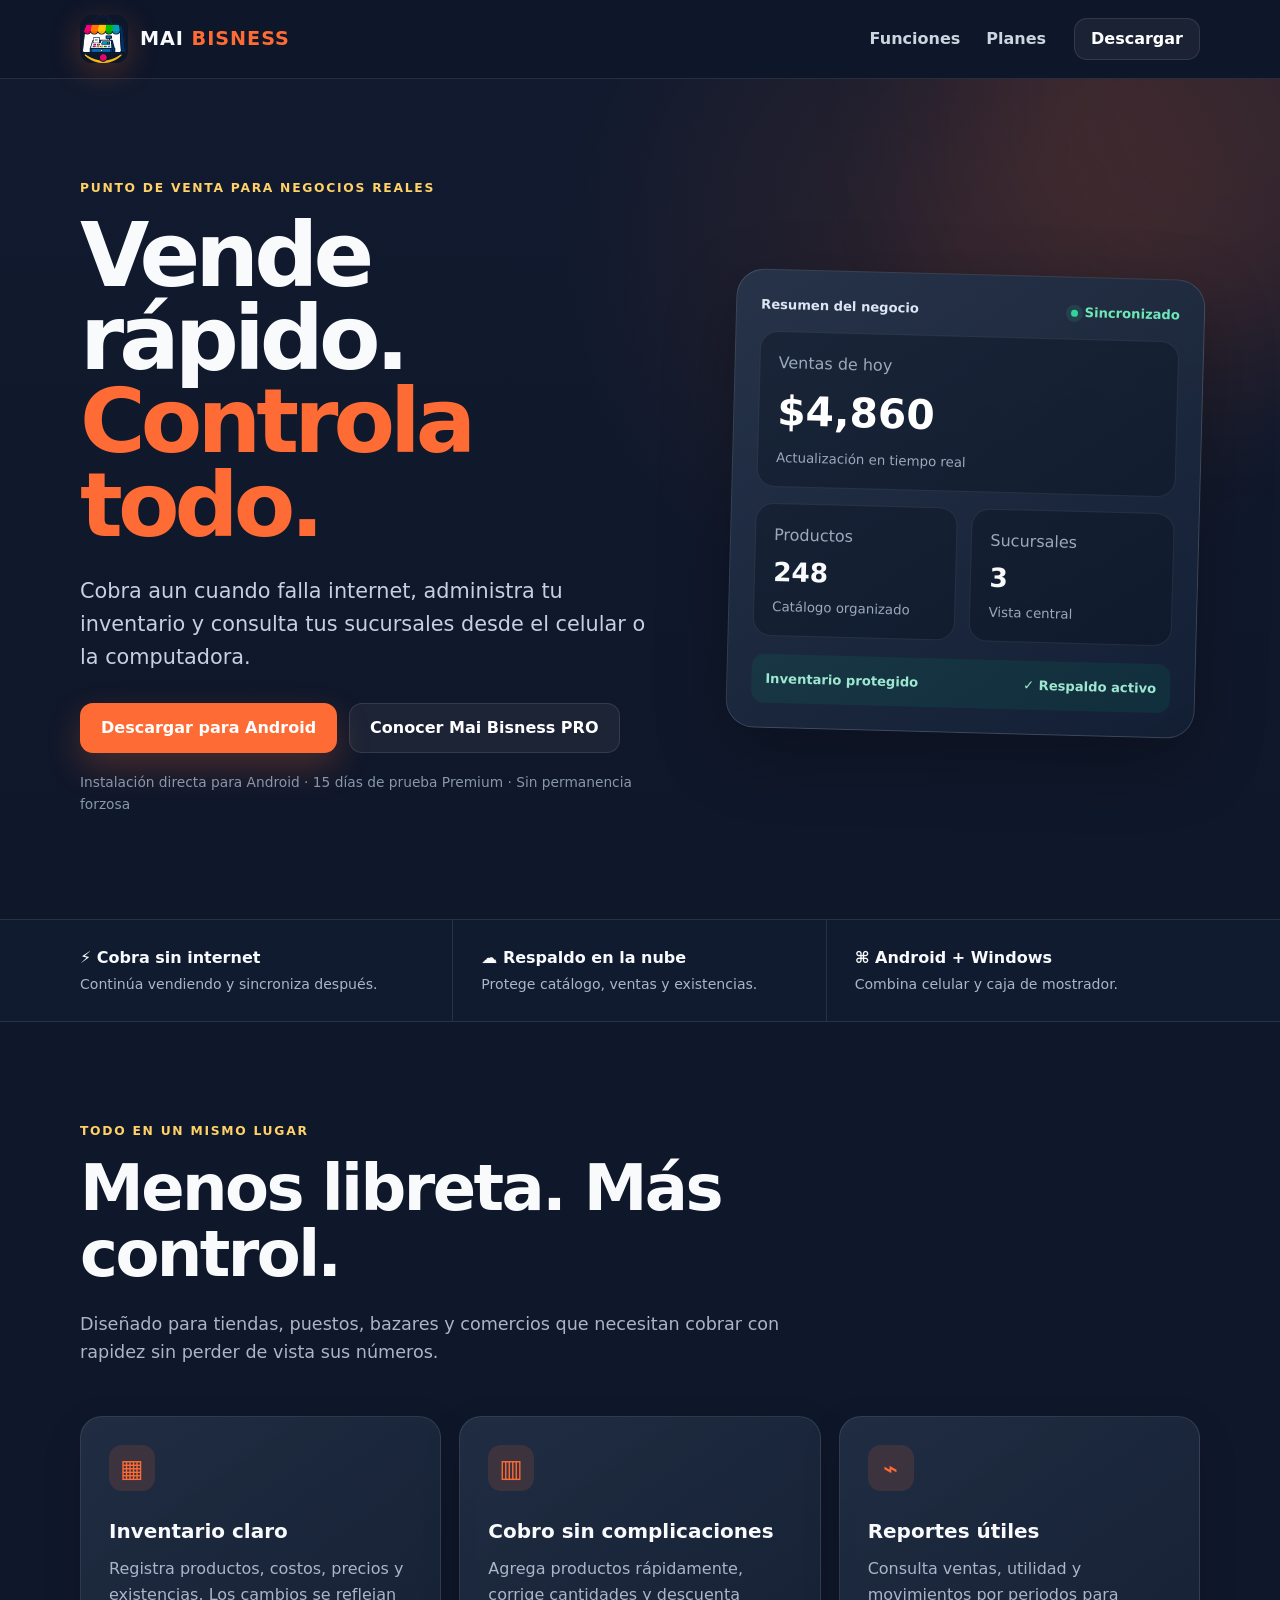
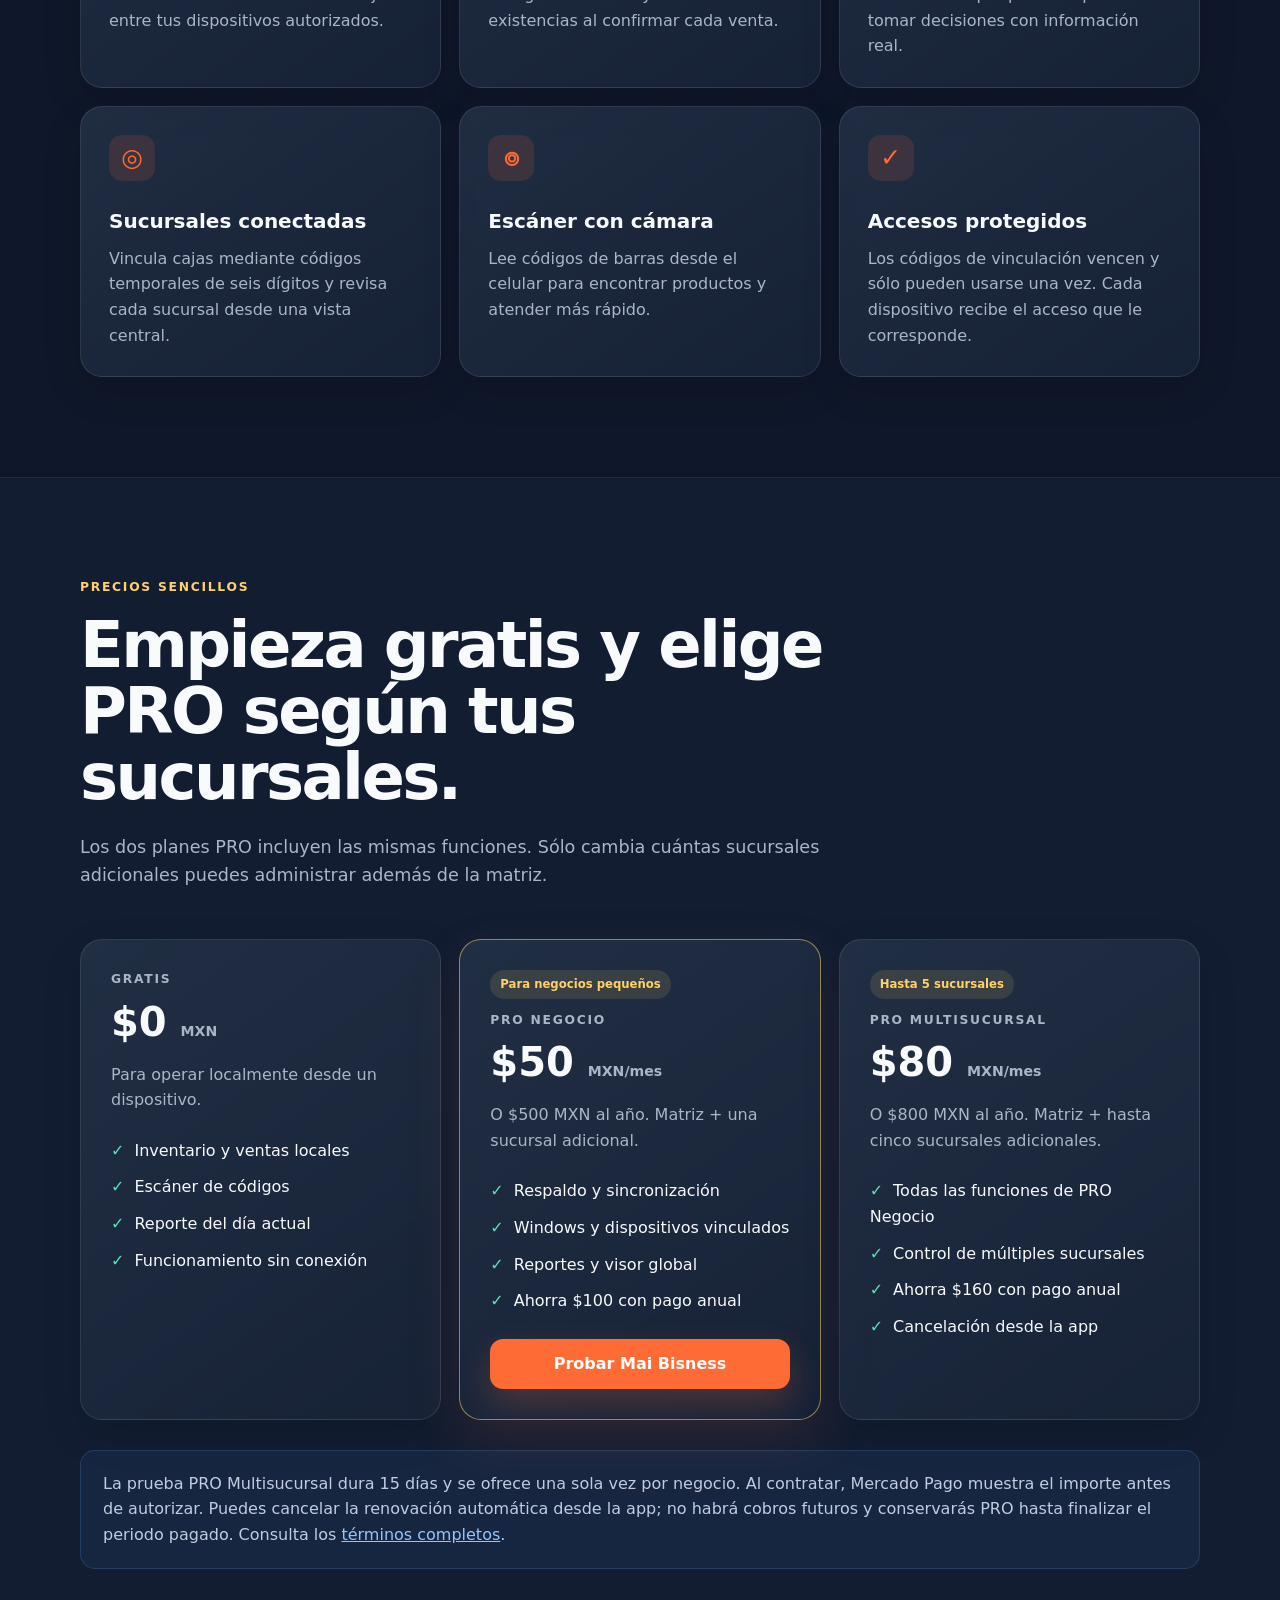
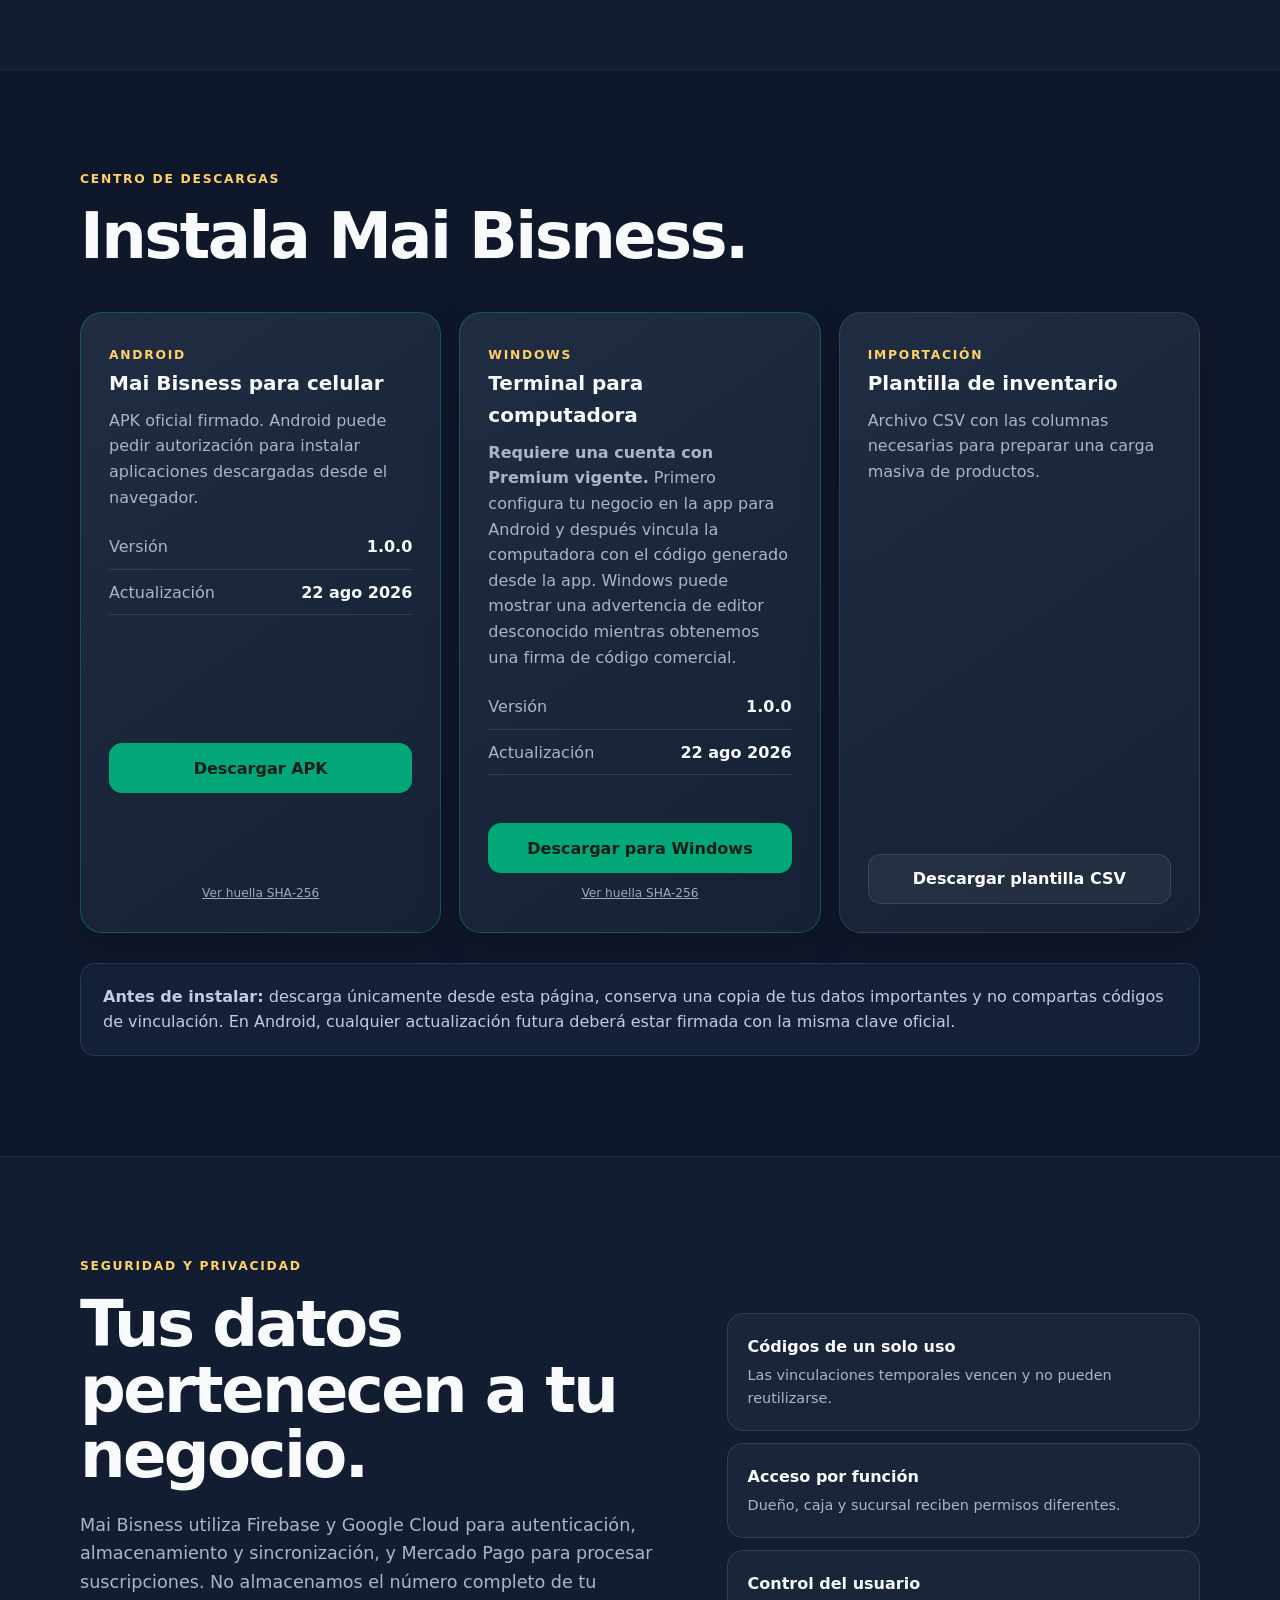
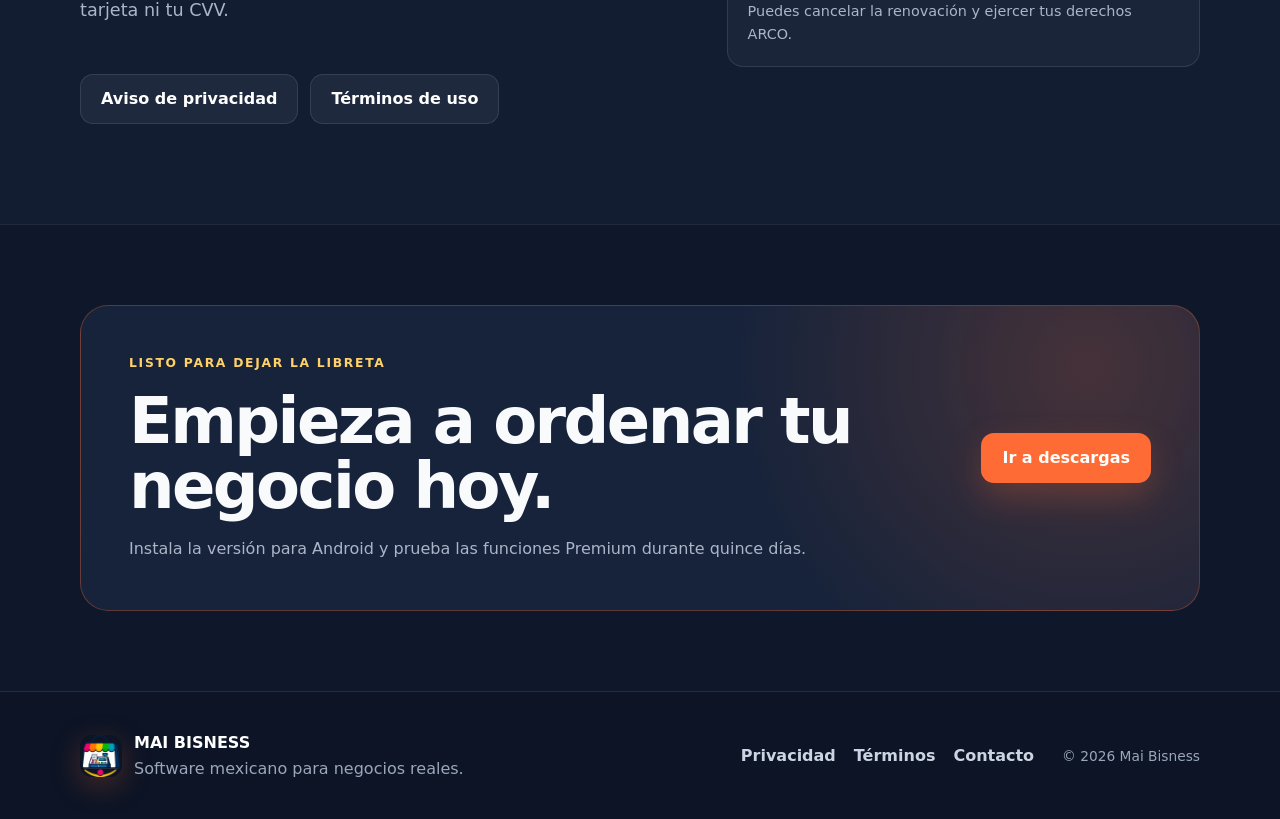
<file: index.html>
<!doctype html>
<html lang="es-MX">
<head>
  <meta charset="utf-8">
  <meta name="viewport" content="width=device-width,initial-scale=1">
  <meta name="theme-color" content="#0f172a">
  <meta name="description" content="Mai Bisness es el punto de venta para Android y Windows con inventario, reportes, respaldo en la nube y control de sucursales.">
  <meta name="robots" content="index,follow">
  <link rel="canonical" href="https://www.maibisness.com/">
  <link rel="icon" href="/logoMaiBisness_original.png" type="image/png">
  <link rel="apple-touch-icon" href="/logoMaiBisness_original.png">
  <meta property="og:type" content="website">
  <meta property="og:locale" content="es_MX">
  <meta property="og:title" content="Mai Bisness | Tu negocio, bajo control">
  <meta property="og:description" content="Cobra, administra inventario y consulta tus sucursales desde Android y Windows.">
  <meta property="og:url" content="https://www.maibisness.com/">
  <meta property="og:image" content="https://www.maibisness.com/og-mai-bisness.png">
  <meta name="twitter:card" content="summary_large_image">
  <meta name="twitter:title" content="Mai Bisness | Tu negocio, bajo control">
  <meta name="twitter:description" content="Punto de venta, inventario y sucursales para negocios reales.">
  <meta name="twitter:image" content="https://www.maibisness.com/og-mai-bisness.png">
  <title>Mai Bisness | Punto de venta para Android y Windows</title>
  <link rel="stylesheet" href="/styles.css">
</head>
<body>
  <a class="skip-link" href="#contenido">Ir al contenido</a>
  <header class="site-header">
    <nav class="nav wrap" aria-label="Navegación principal">
      <a class="brand" href="#inicio" aria-label="Mai Bisness, inicio"><img src="/logoMaiBisness_original.png" alt="" width="48" height="48"><span>MAI <strong>BISNESS</strong></span></a>
      <div class="nav-links"><a href="#funciones">Funciones</a><a href="#planes">Planes</a></div>
      <a class="button button-small button-ghost" href="#descargas">Descargar</a>
    </nav>
  </header>
  <main id="contenido">
    <section class="hero" id="inicio">
      <div class="hero-glow" aria-hidden="true"></div>
      <div class="wrap hero-grid">
        <div class="hero-copy"><p class="eyebrow">Punto de venta para negocios reales</p><h1>Vende rápido.<br><span>Controla todo.</span></h1><p class="hero-lead">Cobra aun cuando falla internet, administra tu inventario y consulta tus sucursales desde el celular o la computadora.</p><div class="actions"><a class="button button-primary" href="#descargas">Descargar para Android</a><a class="button button-secondary" href="#planes">Conocer Mai Bisness PRO</a></div><p class="microcopy">Instalación directa para Android · 15 días de prueba Premium · Sin permanencia forzosa</p></div>
        <div class="product-preview" aria-label="Resumen de funciones de Mai Bisness"><div class="preview-top"><span>Resumen del negocio</span><span class="live-dot">Sincronizado</span></div><div class="metric featured"><span>Ventas de hoy</span><strong>$4,860</strong><small>Actualización en tiempo real</small></div><div class="metric-row"><div class="metric"><span>Productos</span><strong>248</strong><small>Catálogo organizado</small></div><div class="metric"><span>Sucursales</span><strong>3</strong><small>Vista central</small></div></div><div class="stock-line"><span>Inventario protegido</span><span>✓ Respaldo activo</span></div></div>
      </div>
    </section>
    <section class="trust-strip" aria-label="Ventajas principales"><div class="wrap trust-grid"><div><strong>⚡ Cobra sin internet</strong><span>Continúa vendiendo y sincroniza después.</span></div><div><strong>☁ Respaldo en la nube</strong><span>Protege catálogo, ventas y existencias.</span></div><div><strong>⌘ Android + Windows</strong><span>Combina celular y caja de mostrador.</span></div></div></section>
    <section class="section" id="funciones"><div class="wrap"><p class="section-kicker">Todo en un mismo lugar</p><h2>Menos libreta. Más control.</h2><p class="section-intro">Diseñado para tiendas, puestos, bazares y comercios que necesitan cobrar con rapidez sin perder de vista sus números.</p><div class="feature-grid">
      <article class="feature-card"><span class="feature-icon">▦</span><h3>Inventario claro</h3><p>Registra productos, costos, precios y existencias. Los cambios se reflejan entre tus dispositivos autorizados.</p></article>
      <article class="feature-card"><span class="feature-icon">▥</span><h3>Cobro sin complicaciones</h3><p>Agrega productos rápidamente, corrige cantidades y descuenta existencias al confirmar cada venta.</p></article>
      <article class="feature-card"><span class="feature-icon">⌁</span><h3>Reportes útiles</h3><p>Consulta ventas, utilidad y movimientos por periodos para tomar decisiones con información real.</p></article>
      <article class="feature-card"><span class="feature-icon">◎</span><h3>Sucursales conectadas</h3><p>Vincula cajas mediante códigos temporales de seis dígitos y revisa cada sucursal desde una vista central.</p></article>
      <article class="feature-card"><span class="feature-icon">⌾</span><h3>Escáner con cámara</h3><p>Lee códigos de barras desde el celular para encontrar productos y atender más rápido.</p></article>
      <article class="feature-card"><span class="feature-icon">✓</span><h3>Accesos protegidos</h3><p>Los códigos de vinculación vencen y sólo pueden usarse una vez. Cada dispositivo recibe el acceso que le corresponde.</p></article>
    </div></div></section>
    <section class="section section-alt" id="planes"><div class="wrap"><p class="section-kicker">Precios sencillos</p><h2>Empieza gratis y elige PRO según tus sucursales.</h2><p class="section-intro">Los dos planes PRO incluyen las mismas funciones. Sólo cambia cuántas sucursales adicionales puedes administrar además de la matriz.</p><div class="pricing-grid">
      <article class="price-card"><p class="plan-label">GRATIS</p><h3>$0 <small>MXN</small></h3><p>Para operar localmente desde un dispositivo.</p><ul><li>Inventario y ventas locales</li><li>Escáner de códigos</li><li>Reporte del día actual</li><li>Funcionamiento sin conexión</li></ul></article>
      <article class="price-card recommended"><p class="badge">Para negocios pequeños</p><p class="plan-label">PRO NEGOCIO</p><h3>$50 <small>MXN/mes</small></h3><p>O $500 MXN al año. Matriz + una sucursal adicional.</p><ul><li>Respaldo y sincronización</li><li>Windows y dispositivos vinculados</li><li>Reportes y visor global</li><li>Ahorra $100 con pago anual</li></ul><a class="button button-primary full" href="#descargas">Probar Mai Bisness</a></article>
      <article class="price-card"><p class="save">Hasta 5 sucursales</p><p class="plan-label">PRO MULTISUCURSAL</p><h3>$80 <small>MXN/mes</small></h3><p>O $800 MXN al año. Matriz + hasta cinco sucursales adicionales.</p><ul><li>Todas las funciones de PRO Negocio</li><li>Control de múltiples sucursales</li><li>Ahorra $160 con pago anual</li><li>Cancelación desde la app</li></ul></article>
    </div><p class="billing-note">La prueba PRO Multisucursal dura 15 días y se ofrece una sola vez por negocio. Al contratar, Mercado Pago muestra el importe antes de autorizar. Puedes cancelar la renovación automática desde la app; no habrá cobros futuros y conservarás PRO hasta finalizar el periodo pagado. Consulta los <a href="/terminos.html">términos completos</a>.</p></div></section>
    <section class="section" id="descargas"><div class="wrap"><p class="section-kicker">Centro de descargas</p><h2>Instala Mai Bisness.</h2><div class="download-grid">
      <article class="download-card ready"><div><span class="platform">ANDROID</span><h3>Mai Bisness para celular</h3><p>APK oficial firmado. Android puede pedir autorización para instalar aplicaciones descargadas desde el navegador.</p><dl><div><dt>Versión</dt><dd>1.0.0</dd></div><div><dt>Actualización</dt><dd>22 ago 2026</dd></div></dl></div><a class="button button-green full" href="/descargas/MaiBisness.apk" download>Descargar APK</a><a class="checksum" href="/descargas/MaiBisness.apk.sha256">Ver huella SHA-256</a></article>
      <article class="download-card ready">
        <div>
          <span class="platform">WINDOWS</span>
          <h3>Terminal para computadora</h3>
          <p><strong>Requiere una cuenta con Premium vigente.</strong> Primero configura tu negocio en la app para Android y después vincula la computadora con el código generado desde la app. Windows puede mostrar una advertencia de editor desconocido mientras obtenemos una firma de código comercial.</p>
          <dl>
            <div><dt>Versión</dt><dd>1.0.0</dd></div>
            <div><dt>Actualización</dt><dd>22 ago 2026</dd></div>
          </dl>
        </div>
        <a class="button button-green full" href="/descargas/MaiBisness_Setup.exe" download>Descargar para Windows</a>
        <a class="checksum" href="/descargas/MaiBisness_Setup.exe.sha256">Ver huella SHA-256</a>
      </article>
      <article class="download-card"><div><span class="platform">IMPORTACIÓN</span><h3>Plantilla de inventario</h3><p>Archivo CSV con las columnas necesarias para preparar una carga masiva de productos.</p></div><a class="button button-secondary full" href="/descargas/plantilla_inventario.csv" download>Descargar plantilla CSV</a></article>
    </div><aside class="install-help"><strong>Antes de instalar:</strong> descarga únicamente desde esta página, conserva una copia de tus datos importantes y no compartas códigos de vinculación. En Android, cualquier actualización futura deberá estar firmada con la misma clave oficial.</aside></div></section>
    <section class="section section-alt" id="seguridad"><div class="wrap security-grid"><div><p class="section-kicker">Seguridad y privacidad</p><h2>Tus datos pertenecen a tu negocio.</h2><p class="section-intro">Mai Bisness utiliza Firebase y Google Cloud para autenticación, almacenamiento y sincronización, y Mercado Pago para procesar suscripciones. No almacenamos el número completo de tu tarjeta ni tu CVV.</p><div class="actions"><a class="button button-secondary" href="/privacidad.html">Aviso de privacidad</a><a class="button button-secondary" href="/terminos.html">Términos de uso</a></div></div><ul class="security-list"><li><strong>Códigos de un solo uso</strong><span>Las vinculaciones temporales vencen y no pueden reutilizarse.</span></li><li><strong>Acceso por función</strong><span>Dueño, caja y sucursal reciben permisos diferentes.</span></li><li><strong>Control del usuario</strong><span>Puedes cancelar la renovación y ejercer tus derechos ARCO.</span></li></ul></div></section>
    <section class="cta"><div class="wrap cta-box"><div><p class="section-kicker">Listo para dejar la libreta</p><h2>Empieza a ordenar tu negocio hoy.</h2><p>Instala la versión para Android y prueba las funciones Premium durante quince días.</p></div><a class="button button-primary" href="#descargas">Ir a descargas</a></div></section>
  </main>
  <footer class="footer"><div class="wrap footer-grid"><div class="footer-brand"><img src="/logoMaiBisness_original.png" alt="" width="42" height="42"><div><strong>MAI BISNESS</strong><span>Software mexicano para negocios reales.</span></div></div><nav aria-label="Información legal"><a href="/privacidad.html">Privacidad</a><a href="/terminos.html">Términos</a><a href="mailto:rubsalgher@gmail.com">Contacto</a></nav><p>© 2026 Mai Bisness</p></div></footer>
</body>
</html>
</file>
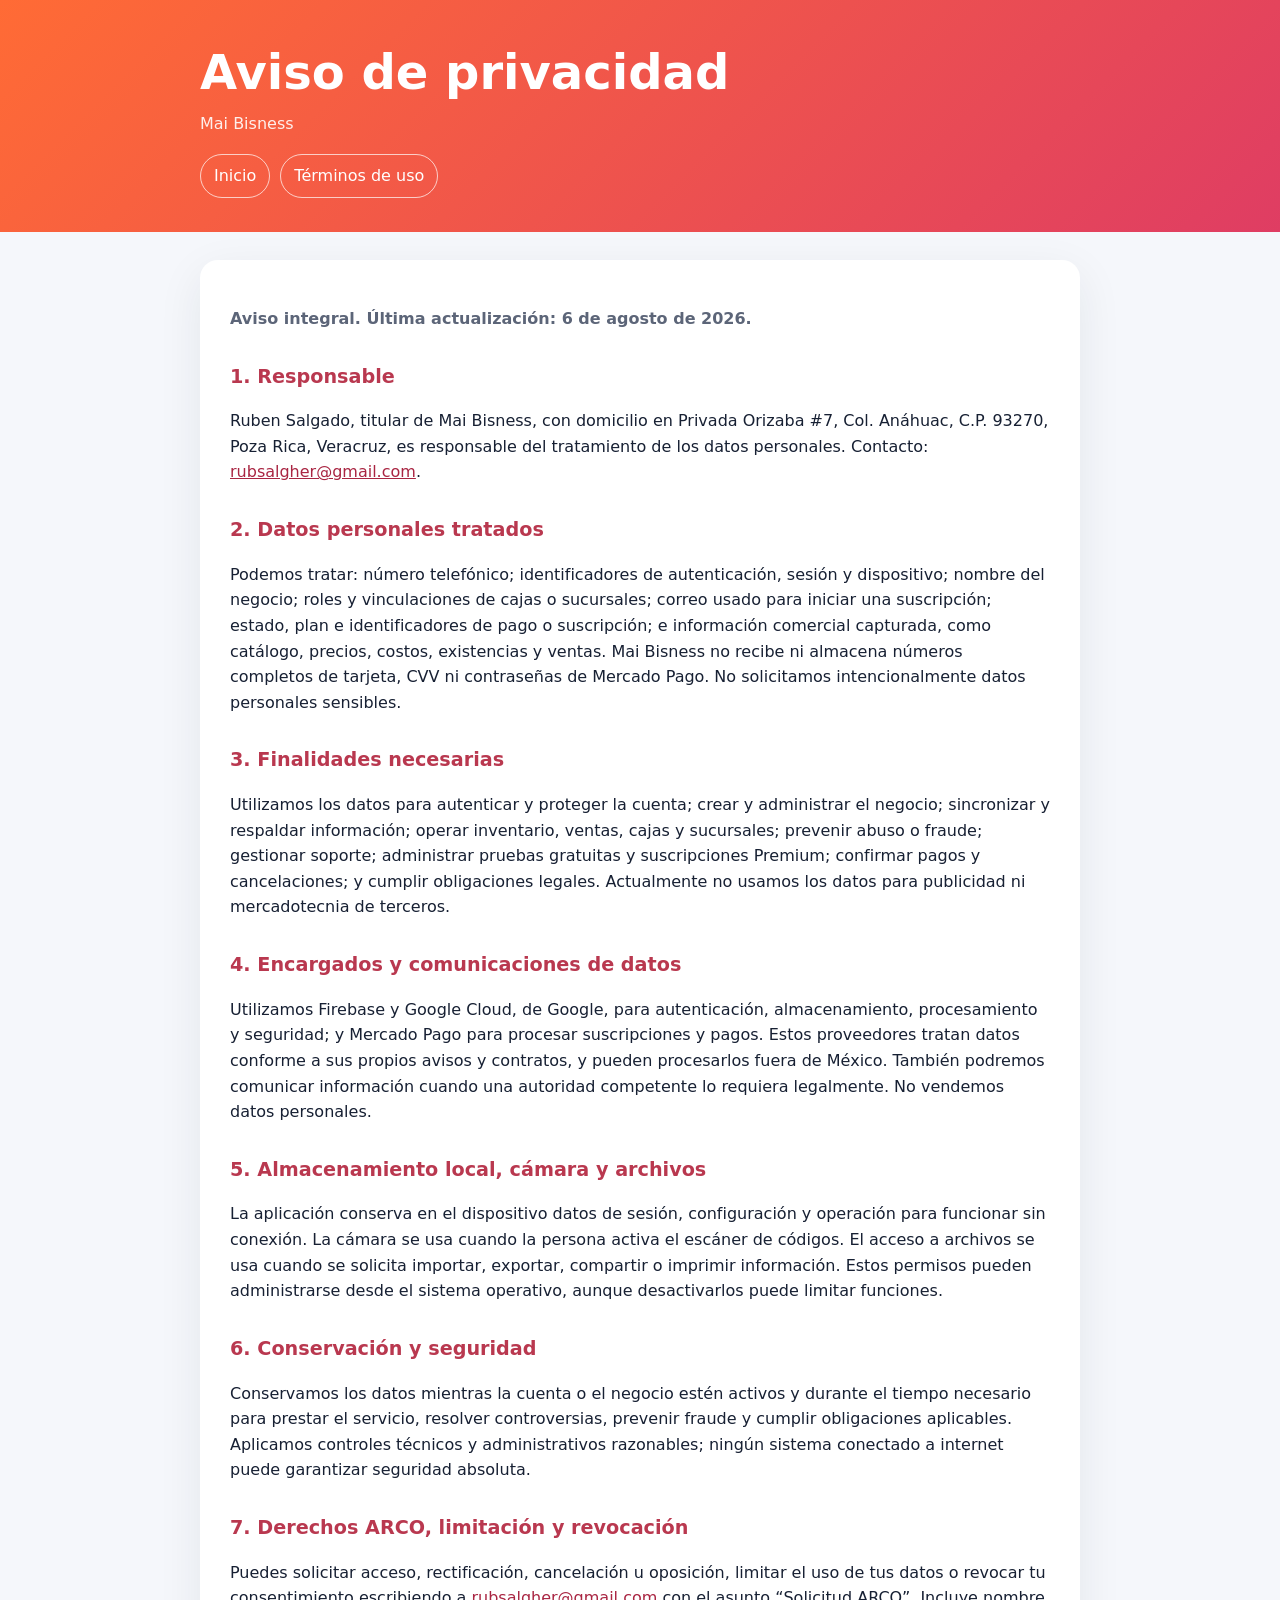
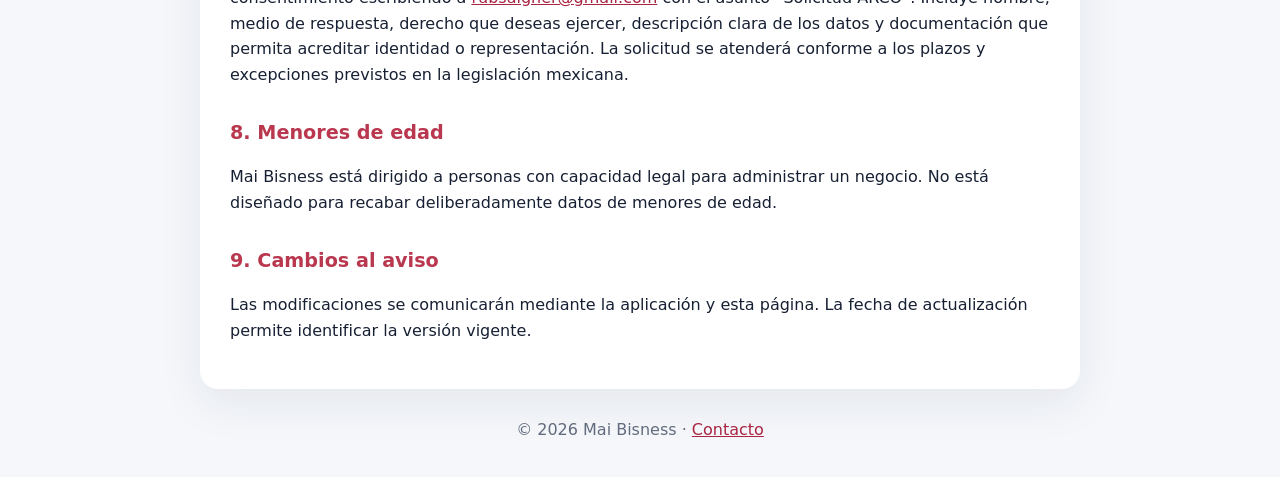
<file: privacidad.html>
<!doctype html><html lang="es-MX"><head><meta charset="utf-8"><meta name="viewport" content="width=device-width,initial-scale=1"><meta name="description" content="Aviso integral de privacidad de Mai Bisness."><title>Aviso de privacidad | Mai Bisness</title><link rel="stylesheet" href="/styles.css"></head><body class="legal-page"><header><div><h1>Aviso de privacidad</h1><p>Mai Bisness</p><nav><a href="/">Inicio</a><a href="/terminos.html">Términos de uso</a></nav></div></header><main><p class="updated">Aviso integral. Última actualización: 6 de agosto de 2026.</p>
<h2>1. Responsable</h2><p>Ruben Salgado, titular de Mai Bisness, con domicilio en Privada Orizaba #7, Col. Anáhuac, C.P. 93270, Poza Rica, Veracruz, es responsable del tratamiento de los datos personales. Contacto: <a href="mailto:rubsalgher@gmail.com">rubsalgher@gmail.com</a>.</p>
<h2>2. Datos personales tratados</h2><p>Podemos tratar: número telefónico; identificadores de autenticación, sesión y dispositivo; nombre del negocio; roles y vinculaciones de cajas o sucursales; correo usado para iniciar una suscripción; estado, plan e identificadores de pago o suscripción; e información comercial capturada, como catálogo, precios, costos, existencias y ventas. Mai Bisness no recibe ni almacena números completos de tarjeta, CVV ni contraseñas de Mercado Pago. No solicitamos intencionalmente datos personales sensibles.</p>
<h2>3. Finalidades necesarias</h2><p>Utilizamos los datos para autenticar y proteger la cuenta; crear y administrar el negocio; sincronizar y respaldar información; operar inventario, ventas, cajas y sucursales; prevenir abuso o fraude; gestionar soporte; administrar pruebas gratuitas y suscripciones Premium; confirmar pagos y cancelaciones; y cumplir obligaciones legales. Actualmente no usamos los datos para publicidad ni mercadotecnia de terceros.</p>
<h2>4. Encargados y comunicaciones de datos</h2><p>Utilizamos Firebase y Google Cloud, de Google, para autenticación, almacenamiento, procesamiento y seguridad; y Mercado Pago para procesar suscripciones y pagos. Estos proveedores tratan datos conforme a sus propios avisos y contratos, y pueden procesarlos fuera de México. También podremos comunicar información cuando una autoridad competente lo requiera legalmente. No vendemos datos personales.</p>
<h2>5. Almacenamiento local, cámara y archivos</h2><p>La aplicación conserva en el dispositivo datos de sesión, configuración y operación para funcionar sin conexión. La cámara se usa cuando la persona activa el escáner de códigos. El acceso a archivos se usa cuando se solicita importar, exportar, compartir o imprimir información. Estos permisos pueden administrarse desde el sistema operativo, aunque desactivarlos puede limitar funciones.</p>
<h2>6. Conservación y seguridad</h2><p>Conservamos los datos mientras la cuenta o el negocio estén activos y durante el tiempo necesario para prestar el servicio, resolver controversias, prevenir fraude y cumplir obligaciones aplicables. Aplicamos controles técnicos y administrativos razonables; ningún sistema conectado a internet puede garantizar seguridad absoluta.</p>
<h2>7. Derechos ARCO, limitación y revocación</h2><p>Puedes solicitar acceso, rectificación, cancelación u oposición, limitar el uso de tus datos o revocar tu consentimiento escribiendo a <a href="mailto:rubsalgher@gmail.com?subject=Solicitud%20ARCO">rubsalgher@gmail.com</a> con el asunto “Solicitud ARCO”. Incluye nombre, medio de respuesta, derecho que deseas ejercer, descripción clara de los datos y documentación que permita acreditar identidad o representación. La solicitud se atenderá conforme a los plazos y excepciones previstos en la legislación mexicana.</p>
<h2>8. Menores de edad</h2><p>Mai Bisness está dirigido a personas con capacidad legal para administrar un negocio. No está diseñado para recabar deliberadamente datos de menores de edad.</p>
<h2>9. Cambios al aviso</h2><p>Las modificaciones se comunicarán mediante la aplicación y esta página. La fecha de actualización permite identificar la versión vigente.</p></main><footer>© 2026 Mai Bisness · <a href="mailto:rubsalgher@gmail.com">Contacto</a></footer></body></html>
</file>
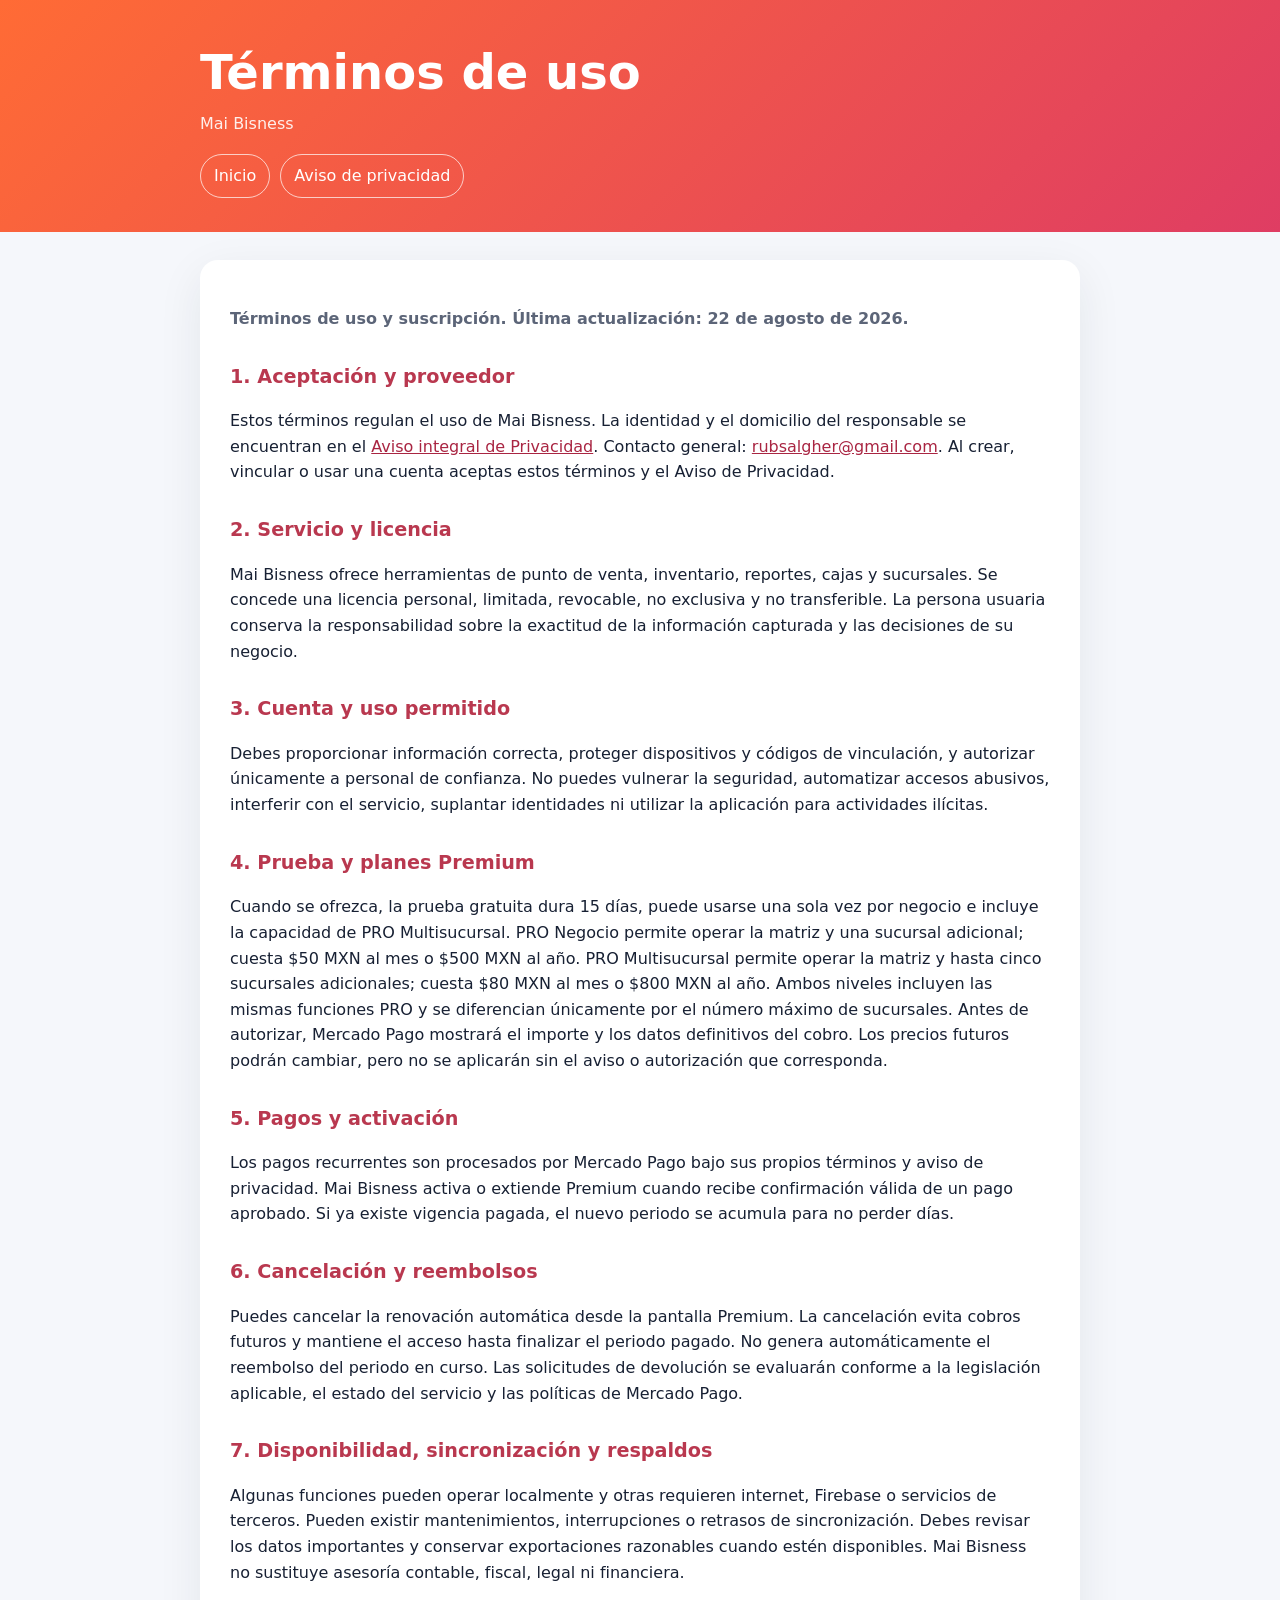
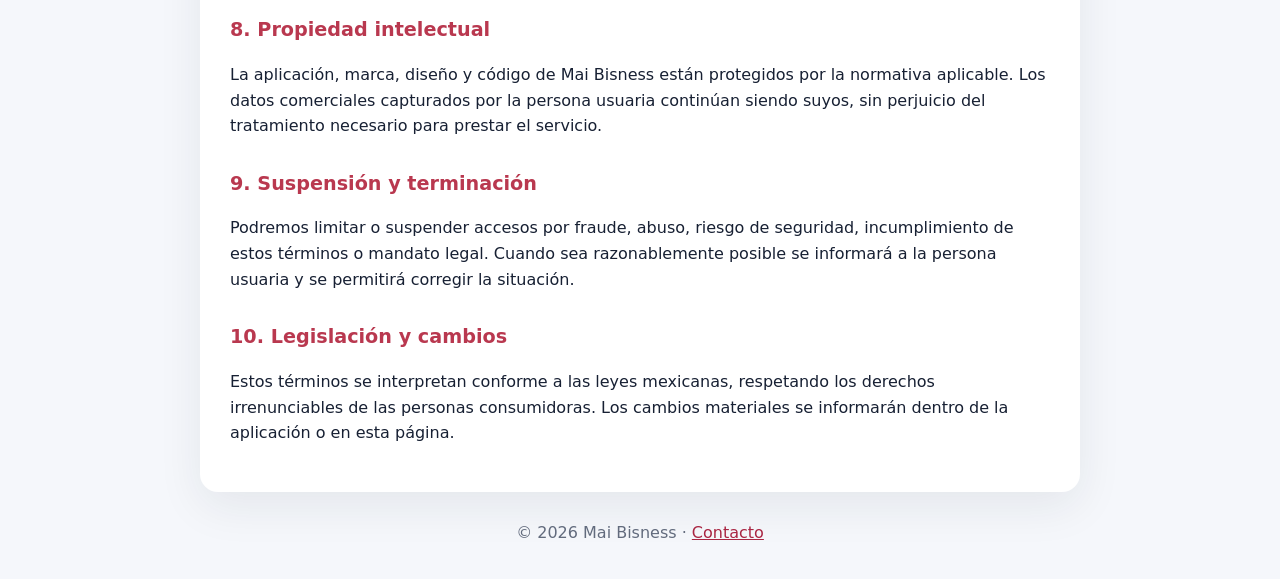
<file: terminos.html>
<!doctype html><html lang="es-MX"><head><meta charset="utf-8"><meta name="viewport" content="width=device-width,initial-scale=1"><meta name="description" content="Términos de uso y suscripción de Mai Bisness."><title>Términos de uso | Mai Bisness</title><link rel="stylesheet" href="/styles.css"></head><body class="legal-page"><header><div><h1>Términos de uso</h1><p>Mai Bisness</p><nav><a href="/">Inicio</a><a href="/privacidad.html">Aviso de privacidad</a></nav></div></header><main><p class="updated">Términos de uso y suscripción. Última actualización: 22 de agosto de 2026.</p>
<h2>1. Aceptación y proveedor</h2><p>Estos términos regulan el uso de Mai Bisness. La identidad y el domicilio del responsable se encuentran en el <a href="/privacidad.html">Aviso integral de Privacidad</a>. Contacto general: <a href="mailto:rubsalgher@gmail.com">rubsalgher@gmail.com</a>. Al crear, vincular o usar una cuenta aceptas estos términos y el Aviso de Privacidad.</p>
<h2>2. Servicio y licencia</h2><p>Mai Bisness ofrece herramientas de punto de venta, inventario, reportes, cajas y sucursales. Se concede una licencia personal, limitada, revocable, no exclusiva y no transferible. La persona usuaria conserva la responsabilidad sobre la exactitud de la información capturada y las decisiones de su negocio.</p>
<h2>3. Cuenta y uso permitido</h2><p>Debes proporcionar información correcta, proteger dispositivos y códigos de vinculación, y autorizar únicamente a personal de confianza. No puedes vulnerar la seguridad, automatizar accesos abusivos, interferir con el servicio, suplantar identidades ni utilizar la aplicación para actividades ilícitas.</p>
<h2>4. Prueba y planes Premium</h2><p>Cuando se ofrezca, la prueba gratuita dura 15 días, puede usarse una sola vez por negocio e incluye la capacidad de PRO Multisucursal. PRO Negocio permite operar la matriz y una sucursal adicional; cuesta $50 MXN al mes o $500 MXN al año. PRO Multisucursal permite operar la matriz y hasta cinco sucursales adicionales; cuesta $80 MXN al mes o $800 MXN al año. Ambos niveles incluyen las mismas funciones PRO y se diferencian únicamente por el número máximo de sucursales. Antes de autorizar, Mercado Pago mostrará el importe y los datos definitivos del cobro. Los precios futuros podrán cambiar, pero no se aplicarán sin el aviso o autorización que corresponda.</p>
<h2>5. Pagos y activación</h2><p>Los pagos recurrentes son procesados por Mercado Pago bajo sus propios términos y aviso de privacidad. Mai Bisness activa o extiende Premium cuando recibe confirmación válida de un pago aprobado. Si ya existe vigencia pagada, el nuevo periodo se acumula para no perder días.</p>
<h2>6. Cancelación y reembolsos</h2><p>Puedes cancelar la renovación automática desde la pantalla Premium. La cancelación evita cobros futuros y mantiene el acceso hasta finalizar el periodo pagado. No genera automáticamente el reembolso del periodo en curso. Las solicitudes de devolución se evaluarán conforme a la legislación aplicable, el estado del servicio y las políticas de Mercado Pago.</p>
<h2>7. Disponibilidad, sincronización y respaldos</h2><p>Algunas funciones pueden operar localmente y otras requieren internet, Firebase o servicios de terceros. Pueden existir mantenimientos, interrupciones o retrasos de sincronización. Debes revisar los datos importantes y conservar exportaciones razonables cuando estén disponibles. Mai Bisness no sustituye asesoría contable, fiscal, legal ni financiera.</p>
<h2>8. Propiedad intelectual</h2><p>La aplicación, marca, diseño y código de Mai Bisness están protegidos por la normativa aplicable. Los datos comerciales capturados por la persona usuaria continúan siendo suyos, sin perjuicio del tratamiento necesario para prestar el servicio.</p>
<h2>9. Suspensión y terminación</h2><p>Podremos limitar o suspender accesos por fraude, abuso, riesgo de seguridad, incumplimiento de estos términos o mandato legal. Cuando sea razonablemente posible se informará a la persona usuaria y se permitirá corregir la situación.</p>
<h2>10. Legislación y cambios</h2><p>Estos términos se interpretan conforme a las leyes mexicanas, respetando los derechos irrenunciables de las personas consumidoras. Los cambios materiales se informarán dentro de la aplicación o en esta página.</p></main><footer>© 2026 Mai Bisness · <a href="mailto:rubsalgher@gmail.com">Contacto</a></footer></body></html>
</file>
<file: styles.css>
:root{--navy:#0f172a;--navy-2:#111c33;--slate:#1e293b;--slate-2:#27354b;--orange:#ff6b35;--green:#04a777;--gold:#ffd166;--blue:#60a5fa;--white:#f8fafc;--muted:#aab5c8;--line:rgba(255,255,255,.1);--shadow:0 24px 70px rgba(0,0,0,.28);font-family:Inter,ui-sans-serif,system-ui,-apple-system,"Segoe UI",sans-serif;color-scheme:dark;scroll-behavior:smooth}*{box-sizing:border-box}html{overflow-x:hidden}body{margin:0;background:var(--navy);color:var(--white);line-height:1.6;overflow-x:hidden}img{max-width:100%;height:auto}a{color:inherit}.wrap{width:min(1120px,calc(100% - 40px));margin-inline:auto}.skip-link{position:fixed;left:12px;top:-60px;z-index:100;padding:10px 16px;border-radius:9px;background:#fff;color:#111827;font-weight:800}.skip-link:focus{top:12px}.site-header{position:sticky;top:0;z-index:40;border-bottom:1px solid var(--line);background:rgba(15,23,42,.9);backdrop-filter:blur(16px)}.nav{height:78px;display:flex;align-items:center;gap:28px}.brand{display:inline-flex;align-items:center;gap:12px;text-decoration:none;font-size:1.2rem;font-weight:900;letter-spacing:.05em;white-space:nowrap}.brand img,.footer-brand img{border-radius:12px;box-shadow:0 8px 30px rgba(255,107,53,.25)}.brand img{width:48px;height:48px;object-fit:contain}.footer-brand img{width:42px;height:42px;object-fit:contain}.brand strong{color:var(--orange)}.nav-links{display:flex;gap:26px;margin-left:auto}.nav-links a,.footer nav a{color:#cbd5e1;text-decoration:none;font-weight:700}.nav-links a:hover,.footer nav a:hover{color:#fff}.button{display:inline-flex;align-items:center;justify-content:center;min-height:50px;padding:12px 20px;border-radius:13px;border:1px solid transparent;text-decoration:none;text-align:center;font-weight:850;line-height:1.2;transition:transform .2s,background .2s,border-color .2s}.button:hover{transform:translateY(-2px)}.button:focus-visible,a:focus-visible{outline:3px solid var(--gold);outline-offset:3px}.button-small{min-height:42px;padding:9px 16px}.button-primary{background:var(--orange);color:#fff;box-shadow:0 14px 34px rgba(255,107,53,.24)}.button-primary:hover{background:#ff7a49}.button-green{background:var(--green);color:#061c18}.button-secondary,.button-ghost{border-color:var(--line);background:rgba(255,255,255,.055);color:#fff}.button-secondary:hover,.button-ghost:hover{background:rgba(255,255,255,.1)}.button-disabled{background:#334155;color:#aeb8c7;cursor:not-allowed}.button-disabled:hover{transform:none}.full{width:100%}.hero{position:relative;isolation:isolate;padding:100px 0 90px;overflow:hidden;background:radial-gradient(circle at 75% 20%,rgba(255,107,53,.12),transparent 34%),linear-gradient(180deg,#111a2e 0%,var(--navy) 100%)}.hero-glow{position:absolute;z-index:-1;width:480px;height:480px;right:-170px;top:-210px;border-radius:50%;background:rgba(255,107,53,.14);filter:blur(80px)}.hero-grid{display:grid;grid-template-columns:minmax(0,1.05fr) minmax(360px,.85fr);align-items:center;gap:72px}.eyebrow,.section-kicker,.platform,.plan-label{margin:0 0 15px;color:var(--gold);font-size:.77rem;font-weight:900;letter-spacing:.14em;text-transform:uppercase}.hero h1{max-width:760px;margin:0;font-size:clamp(3.5rem,7vw,6.2rem);line-height:.93;letter-spacing:-.055em}.hero h1 span{color:var(--orange)}.hero-lead{max-width:680px;margin:28px 0;color:#c6d0df;font-size:clamp(1.08rem,2vw,1.3rem)}.actions{display:flex;flex-wrap:wrap;gap:12px}.microcopy{margin-top:18px;color:#8997ac;font-size:.86rem}.product-preview{min-width:0;padding:24px;border:1px solid rgba(255,255,255,.13);border-radius:28px;background:linear-gradient(145deg,rgba(39,53,75,.92),rgba(19,31,52,.96));box-shadow:var(--shadow);transform:rotate(1.5deg)}.preview-top,.stock-line{display:flex;align-items:center;justify-content:space-between;gap:12px;color:#dbe5f3;font-size:.82rem;font-weight:800}.live-dot{color:#6ee7b7}.live-dot:before{content:"";display:inline-block;width:7px;height:7px;margin-right:7px;border-radius:50%;background:#34d399;box-shadow:0 0 0 5px rgba(52,211,153,.12)}.metric{min-width:0;padding:18px;margin-top:16px;border:1px solid rgba(255,255,255,.08);border-radius:18px;background:rgba(8,15,30,.35)}.metric span,.metric small{display:block;color:#9ba9bc}.metric strong{display:block;margin:3px 0;font-size:1.65rem}.featured strong{font-size:2.55rem;color:#fff}.metric-row{display:grid;grid-template-columns:repeat(2,minmax(0,1fr));gap:14px}.stock-line{margin-top:18px;padding:14px;border-radius:13px;background:rgba(4,167,119,.11);color:#9de7d0}.trust-strip{border-block:1px solid var(--line);background:#101b30}.trust-grid{display:grid;grid-template-columns:repeat(3,minmax(0,1fr));gap:0}.trust-grid div{min-width:0;padding:25px 28px;border-right:1px solid var(--line)}.trust-grid div:first-child{padding-left:0}.trust-grid div:last-child{border-right:0}.trust-grid strong,.trust-grid span{display:block}.trust-grid span{margin-top:3px;color:var(--muted);font-size:.88rem}.section{padding:100px 0}.section-alt{background:#121d32;border-block:1px solid rgba(255,255,255,.06)}.section h2,.cta h2{max-width:780px;margin:0;font-size:clamp(2.15rem,5vw,4rem);line-height:1.03;letter-spacing:-.04em}.section-intro{max-width:760px;margin:22px 0 50px;color:var(--muted);font-size:1.1rem}.feature-grid{display:grid;grid-template-columns:repeat(3,minmax(0,1fr));gap:18px}.feature-card,.price-card,.download-card{min-width:0;border:1px solid var(--line);border-radius:22px;background:linear-gradient(145deg,rgba(39,53,75,.72),rgba(24,36,56,.78));box-shadow:0 14px 40px rgba(0,0,0,.12)}.feature-card{padding:28px}.feature-icon{display:grid;width:46px;height:46px;place-items:center;margin-bottom:24px;border-radius:13px;background:rgba(255,107,53,.13);color:var(--orange);font-size:1.55rem;font-weight:900}.feature-card h3,.download-card h3{margin:0 0 9px;font-size:1.25rem}.feature-card p,.download-card p,.price-card>p{margin:0;color:var(--muted)}.pricing-grid{display:grid;grid-template-columns:repeat(3,minmax(0,1fr));gap:18px;align-items:stretch}.price-card{position:relative;padding:30px}.price-card.recommended{border-color:rgba(255,209,102,.55);box-shadow:0 22px 60px rgba(255,107,53,.1)}.price-card h3{margin:0 0 8px;font-size:2.5rem}.price-card h3 small{color:var(--muted);font-size:.88rem;font-weight:700}.price-card ul{display:grid;gap:11px;margin:25px 0;padding:0;list-style:none}.price-card li:before{content:"✓";margin-right:10px;color:#5ee0b7;font-weight:900}.badge,.save{display:inline-block!important;margin-bottom:12px!important;padding:5px 10px;border-radius:999px!important;background:rgba(255,209,102,.12);color:var(--gold)!important;font-size:.73rem;font-weight:900}.billing-note,.install-help{margin:30px 0 0;padding:20px 22px;border:1px solid rgba(96,165,250,.18);border-radius:15px;background:rgba(96,165,250,.07);color:#c1cce0}.billing-note a{color:#93c5fd}.download-grid{display:grid;grid-template-columns:repeat(3,minmax(0,1fr));gap:18px;margin-top:42px}.download-card{display:flex;min-height:420px;padding:28px;flex-direction:column;justify-content:space-between;gap:24px}.download-card.ready{border-color:rgba(4,167,119,.4)}.download-card.pending{border-style:dashed}.download-card dl{display:grid;gap:10px;margin:24px 0}.download-card dl div{display:flex;justify-content:space-between;gap:14px;padding-bottom:9px;border-bottom:1px solid var(--line)}.download-card dt{color:var(--muted)}.download-card dd{margin:0;text-align:right;font-weight:800}.checksum{display:block;margin-top:-13px;color:#9caac0;text-align:center;font-size:.76rem;overflow-wrap:anywhere}.security-grid{display:grid;grid-template-columns:minmax(0,1.1fr) minmax(320px,.9fr);gap:68px;align-items:center}.security-list{display:grid;gap:12px;margin:0;padding:0;list-style:none}.security-list li{padding:20px;border:1px solid var(--line);border-radius:16px;background:rgba(255,255,255,.04)}.security-list strong,.security-list span{display:block}.security-list span{margin-top:4px;color:var(--muted);font-size:.9rem}.cta{padding:80px 0}.cta-box{display:flex;align-items:center;justify-content:space-between;gap:34px;padding:48px;border:1px solid rgba(255,107,53,.3);border-radius:28px;background:radial-gradient(circle at 90% 20%,rgba(255,107,53,.2),transparent 34%),#17233a}.cta-box p:last-child{margin-bottom:0;color:var(--muted)}.footer{padding:38px 0;border-top:1px solid var(--line);background:#0c1425;color:#9aa7ba}.footer-grid{display:grid;grid-template-columns:1.2fr auto auto;gap:28px;align-items:center}.footer-brand{display:flex;align-items:center;gap:12px}.footer-brand strong,.footer-brand span{display:block}.footer-brand strong{color:#fff}.footer nav{display:flex;gap:18px}.footer p{margin:0;font-size:.86rem;text-align:right}
/* Documentos legales */.legal-page{background:#f5f7fb;color:#172033;color-scheme:light}.legal-page>header{padding:34px 20px;color:#fff;background:linear-gradient(135deg,#ff6b35,#df3d63)}.legal-page>header div,.legal-page>main,.legal-page>footer{width:min(880px,calc(100% - 32px));margin-inline:auto}.legal-page>header h1{margin:0;font-size:clamp(2rem,6vw,3rem)}.legal-page>header p{margin:0;opacity:.9}.legal-page nav{display:flex;flex-wrap:wrap;gap:10px;margin-top:18px}.legal-page nav a{padding:8px 13px;border:1px solid rgba(255,255,255,.7);border-radius:999px;color:#fff;text-decoration:none}.legal-page>main{margin-block:28px;padding:30px;border-radius:18px;background:#fff;box-shadow:0 14px 45px rgba(23,32,51,.08)}.legal-page h2{margin-top:30px;color:#b9384f;font-size:1.2rem}.legal-page a{color:#a92542}.legal-page .updated{color:#5c6578;font-weight:700}.legal-page>footer{padding:0 20px 34px;text-align:center;color:#626b7d}
@media(max-width:900px){.hero{padding:72px 0}.hero-grid,.security-grid{grid-template-columns:1fr;gap:48px}.product-preview{width:min(620px,100%);transform:none}.feature-grid,.pricing-grid{grid-template-columns:repeat(2,minmax(0,1fr))}.download-grid{grid-template-columns:1fr 1fr}.footer-grid{grid-template-columns:1fr;text-align:center}.footer-brand,.footer nav{justify-content:center}.footer p{text-align:center}.price-card.recommended{order:-1}.nav-links{display:none}}
@media(max-width:620px){.wrap{width:min(100% - 28px,1120px)}.nav{height:70px;gap:10px}.brand{font-size:1rem}.brand img{width:40px;height:40px}.button-small{padding:8px 12px;font-size:.82rem}.hero{padding:58px 0 62px}.hero h1{font-size:clamp(3rem,16vw,4.35rem)}.hero-lead{font-size:1.02rem}.actions{display:grid}.button{width:100%}.microcopy{font-size:.78rem}.product-preview{padding:17px;border-radius:20px}.metric-row{gap:8px}.metric{padding:14px}.featured strong{font-size:2rem}.trust-grid,.feature-grid,.pricing-grid,.download-grid{grid-template-columns:1fr}.trust-grid div,.trust-grid div:first-child{padding:18px 0;border-right:0;border-bottom:1px solid var(--line)}.trust-grid div:last-child{border-bottom:0}.section{padding:72px 0}.section-intro{margin-bottom:36px}.price-card.recommended{order:initial}.download-card{min-height:0}.cta{padding:58px 0}.cta-box{display:grid;padding:28px}.footer nav{flex-wrap:wrap}.legal-page>main{padding:22px}.legal-page>header div,.legal-page>main,.legal-page>footer{width:min(100% - 24px,880px)}}
@media(prefers-reduced-motion:reduce){:root{scroll-behavior:auto}*{transition:none!important}}.error-page{width:min(680px,calc(100% - 32px));min-height:100vh;margin:auto;display:grid;place-content:center;justify-items:center;text-align:center}.error-page img{border-radius:22px;margin-bottom:22px}.error-page h1{margin:0;font-size:clamp(2.3rem,8vw,4.5rem);letter-spacing:-.05em}.error-page>p:not(.section-kicker){color:var(--muted);margin:18px 0 28px}
</file>
